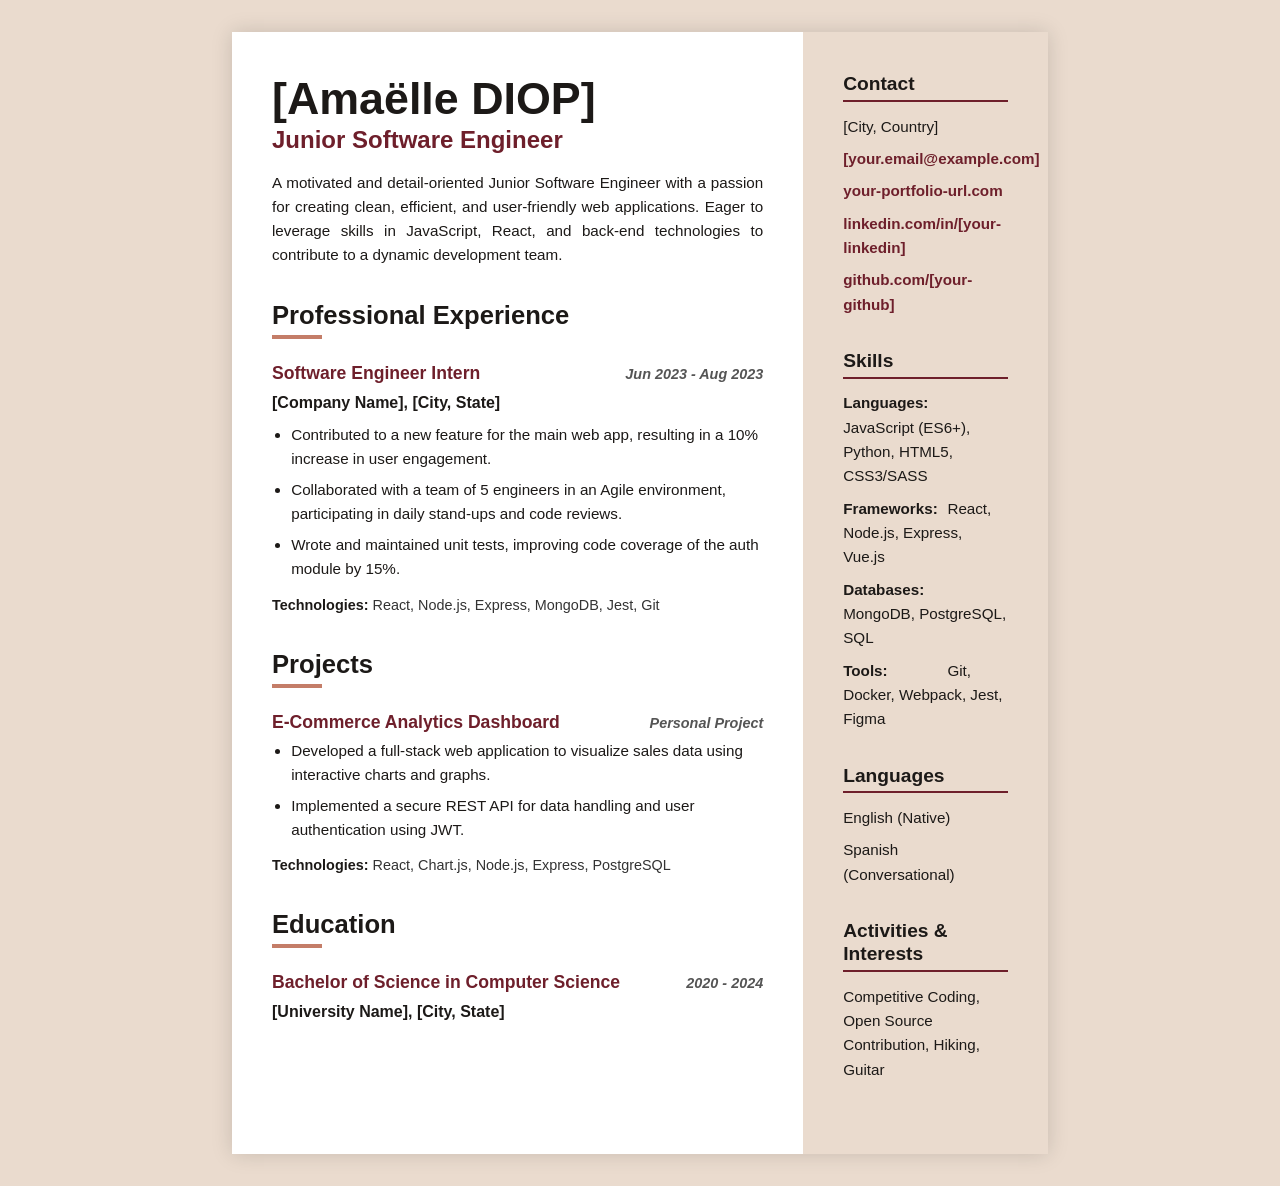
<file: CV/cv_index.html>
<!DOCTYPE html>
<html lang="en">
<head>
    <meta charset="UTF-8">
    <meta name="viewport" content="width=device-width, initial-scale=1.0">
    <title>[Amaëlle DIOP] - CV</title>
    <link rel="stylesheet" href="cv-styles.css">
    <link rel="preconnect" href="https://fonts.googleapis.com">
    <link rel="preconnect" href="https://fonts.gstatic.com" crossorigin>
    <link href="https://fonts.googleapis.com/css2?family=Poppins:wght@400;600;700&display=swap" rel="stylesheet">
</head>
<body>
    <div class="cv-container">
        <!-- ===== MAIN CONTENT COLUMN ===== -->
        <main class="main-content">
            <header class="cv-header">
                <h1>[Amaëlle DIOP]</h1>
                <h2>Junior Software Engineer</h2>
                <p class="summary">
                    <span style="text-align:justify;display:block;">A motivated and detail-oriented Junior Software Engineer with a passion for creating clean, efficient, and user-friendly web applications. Eager to leverage skills in JavaScript, React, and back-end technologies to contribute to a dynamic development team.</span>
                </p>
            </header>

            <section id="experience">
                <h3 class="section-title">Professional Experience</h3>
                <div class="entry">
                    <div class="entry-header">
                        <h4 class="entry-title">Software Engineer Intern</h4>
                        <span class="entry-date">Jun 2023 - Aug 2023</span>
                    </div>
                    <p class="entry-company">[Company Name], [City, State]</p>
                    <ul class="entry-description">
                        <li>Contributed to a new feature for the main web app, resulting in a 10% increase in user engagement.</li>
                        <li>Collaborated with a team of 5 engineers in an Agile environment, participating in daily stand-ups and code reviews.</li>
                        <li>Wrote and maintained unit tests, improving code coverage of the auth module by 15%.</li>
                    </ul>
                    <p class="entry-tech"><strong>Technologies:</strong> React, Node.js, Express, MongoDB, Jest, Git</p>
                </div>
            </section>

            <section id="projects">
                <h3 class="section-title">Projects</h3>
                <div class="entry">
                    <div class="entry-header">
                        <h4 class="entry-title">E-Commerce Analytics Dashboard</h4>
                        <span class="entry-date">Personal Project</span>
                    </div>
                    <ul class="entry-description">
                        <li>Developed a full-stack web application to visualize sales data using interactive charts and graphs.</li>
                        <li>Implemented a secure REST API for data handling and user authentication using JWT.</li>
                    </ul>
                    <p class="entry-tech"><strong>Technologies:</strong> React, Chart.js, Node.js, Express, PostgreSQL</p>
                </div>
            </section>

            <section id="education">
                <h3 class="section-title">Education</h3>
                 <div class="entry">
                    <div class="entry-header">
                        <h4 class="entry-title">Bachelor of Science in Computer Science</h4>
                        <span class="entry-date">2020 - 2024</span>
                    </div>
                    <p class="entry-company">[University Name], [City, State]</p>
                </div>
            </section>
        </main>

        <!-- ===== SIDEBAR COLUMN ===== -->
        <aside class="sidebar">
            <div class="sidebar-section">
                <h4 class="sidebar-title">Contact</h4>
                <ul class="contact-list">
                    <li>[City, Country]</li>
                    <li><a href="mailto:[your.email@example.com]">[your.email@example.com]</a></li>
                    <li><a href="https://[your-portfolio-url.com]">your-portfolio-url.com</a></li>
                    <li><a href="https://linkedin.com/in/[your-linkedin]">linkedin.com/in/[your-linkedin]</a></li>
                    <li><a href="https://github.com/[your-github]">github.com/[your-github]</a></li>
                </ul>
            </div>

            <div class="sidebar-section">
                <h4 class="sidebar-title">Skills</h4>
                <ul class="skills-list">
                    <li><strong>Languages:</strong> JavaScript (ES6+), Python, HTML5, CSS3/SASS</li>
                    <li><strong>Frameworks:</strong> React, Node.js, Express, Vue.js</li>
                    <li><strong>Databases:</strong> MongoDB, PostgreSQL, SQL</li>
                    <li><strong>Tools:</strong> Git, Docker, Webpack, Jest, Figma</li>
                </ul>
            </div>

            <div class="sidebar-section">
                <h4 class="sidebar-title">Languages</h4>
                <p>English (Native)</p>
                <p>Spanish (Conversational)</p>
            </div>

            <div class="sidebar-section">
                <h4 class="sidebar-title">Activities & Interests</h4>
                <p>Competitive Coding, Open Source Contribution, Hiking, Guitar</p>
            </div>
        </aside>
    </div>
</body>
</html>
</file>
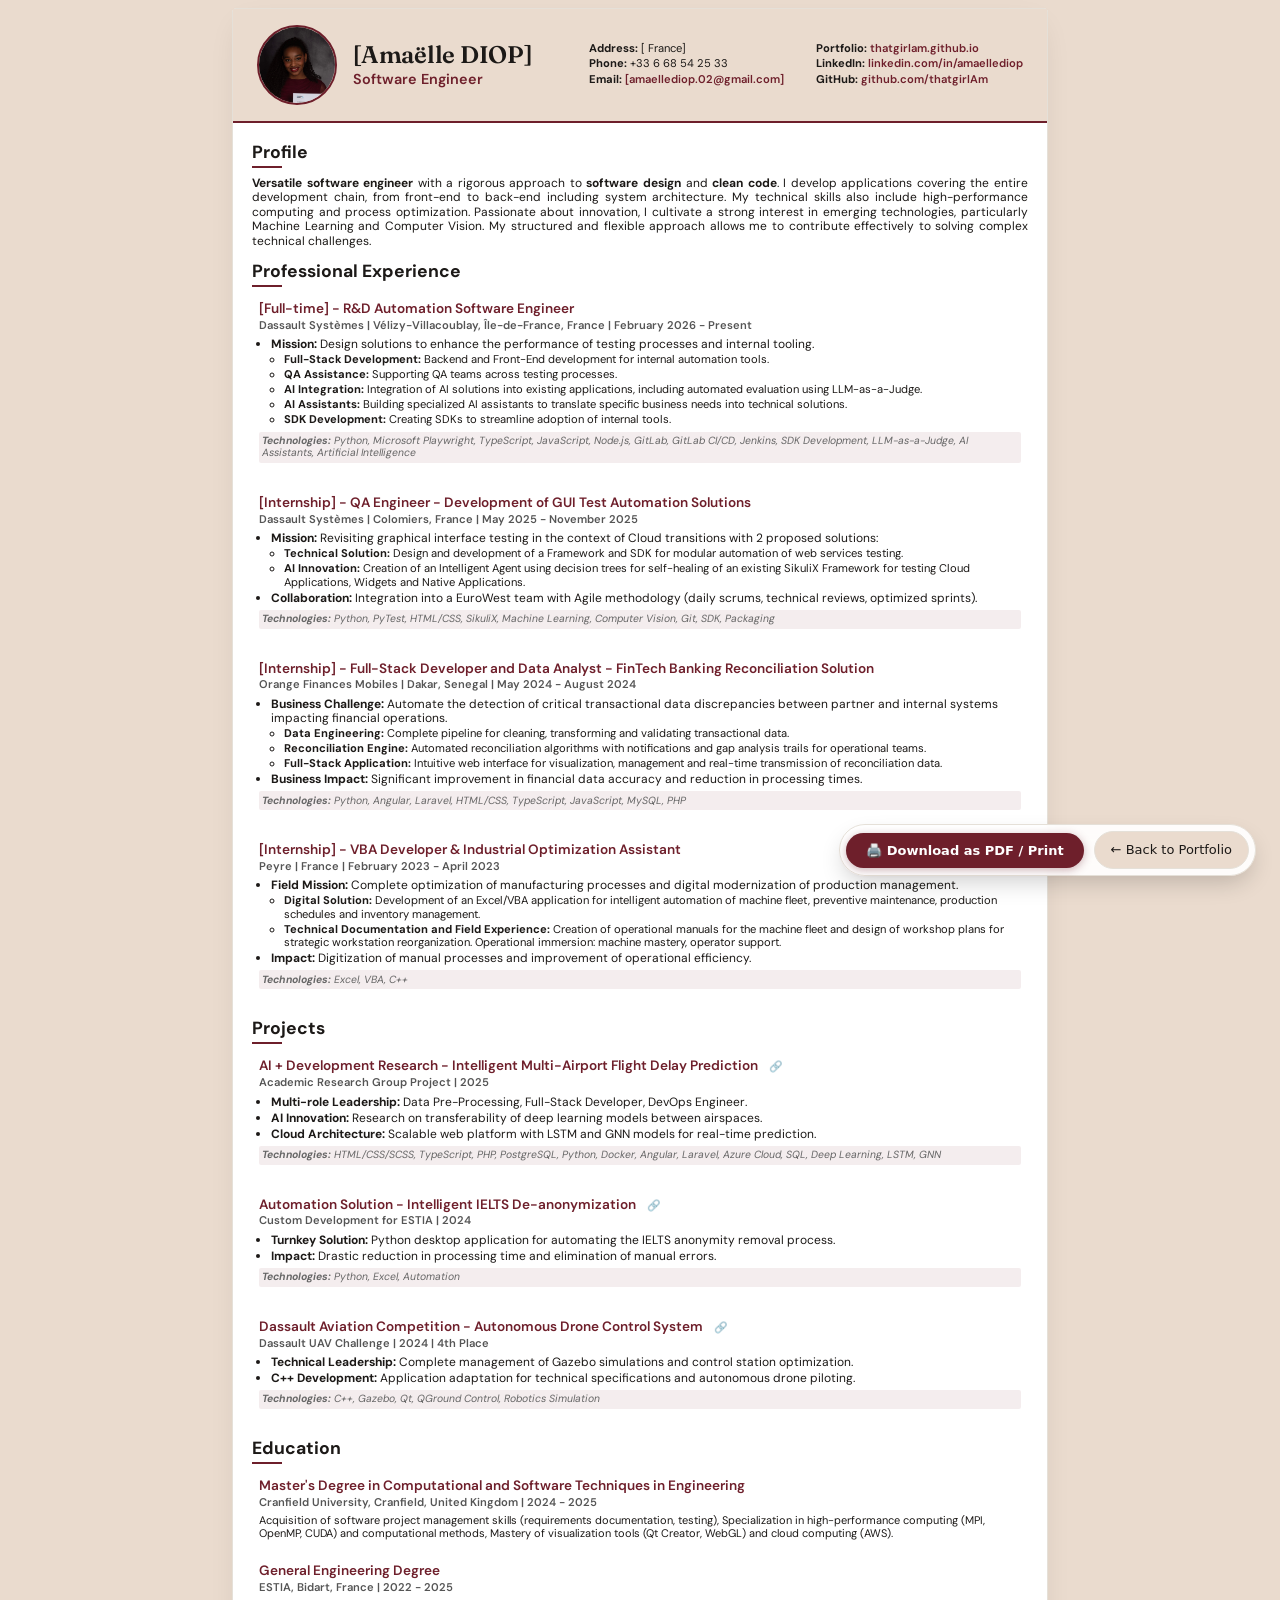
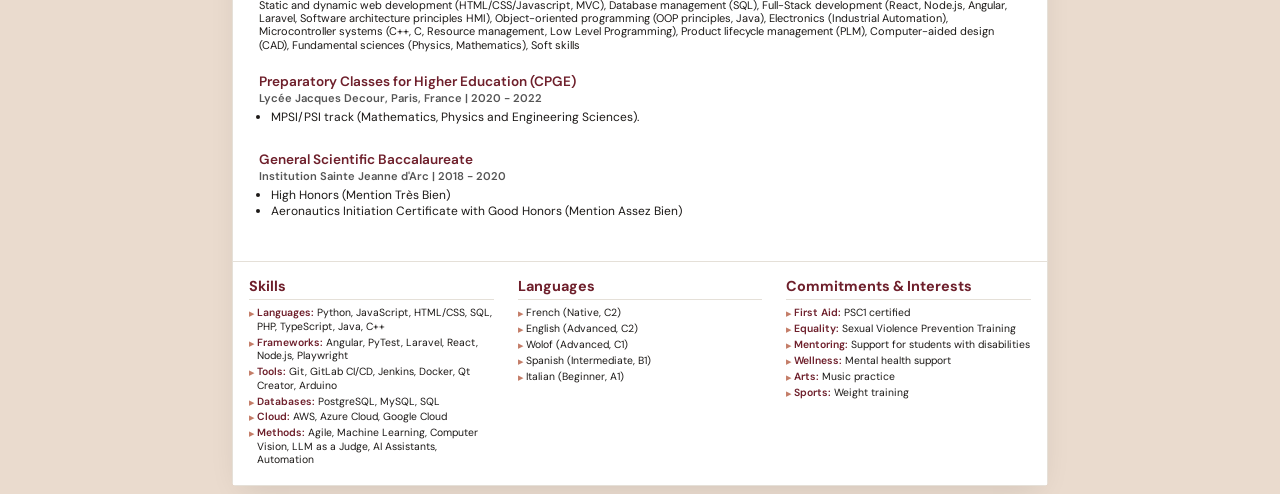
<file: CV/cv_index_en.html>
<!DOCTYPE html>
<html lang="en">
<head>
    <meta charset="UTF-8">
    <meta name="viewport" content="width=device-width, initial-scale=1.0">
    <title>[Amaëlle DIOP - CV]</title>
    <link rel="stylesheet" href="style-fr.css">
        <link rel="preconnect" href="https://fonts.googleapis.com">
    <link rel="preconnect" href="https://fonts.gstatic.com" crossorigin>
    <link href="https://fonts.googleapis.com/css2?family=DM+Sans:ital,opsz,wght@0,9..40,100..1000;1,9..40,100..1000&family=Fraunces:ital,opsz,wght@0,9..144,100..900;1,9..144,100..900&display=swap" rel="stylesheet">
</head>
<body>

    <!-- Floating action bar for PDF download and return to site (hidden on print) -->
    <div class="no-print" style="position:fixed;bottom:24px;right:24px;z-index:9999;display:flex;align-items:center;gap:10px;box-shadow:0 10px 25px -5px rgba(0,0,0,0.2);padding:6px;background:rgba(255,255,255,0.92);backdrop-filter:blur(8px);border:1px solid #E5E0D8;border-radius:9999px;">
        <button type="button" onclick="window.print()" style="background:#6E1F2B;color:#FFFFFF;border:none;padding:10px 20px;border-radius:9999px;font-size:13px;font-weight:600;cursor:pointer;display:inline-flex;align-items:center;gap:8px;font-family:system-ui,-apple-system,sans-serif;transition:all 0.2s ease;box-shadow:0 2px 8px rgba(110,31,43,0.35);">
            <span>🖨️ Download as PDF / Print</span>
        </button>
        <a href="../index.html" style="background:#EADBCE;color:#1C1917;border:1px solid #E5E0D8;padding:10px 16px;border-radius:9999px;font-size:13px;font-weight:500;text-decoration:none;display:inline-flex;align-items:center;gap:6px;font-family:system-ui,-apple-system,sans-serif;transition:all 0.2s ease;">
            <span>← Back to Portfolio</span>
        </a>
    </div>
    <style>
    @media print {
        .no-print { display: none !important; }
    }
    </style>

    <div class="cv-container">
        <!-- ===== HEADER HORIZONTAL (PHOTO + CONTACT) ===== -->
        <header class="cv-header">
            <div class="profile-section">
                <img src="picture-self.jpeg" alt="Photo of Amaëlle DIOP" class="profile-picture">
                <div class="profile-info">
                    <h1 class="name">[Amaëlle DIOP]</h1>
                    <h2 class="title">Software Engineer</h2>
                </div>
            </div>
            
            <div class="contact-section">
                <div class="contact-column">
                    <div><strong>Address:</strong> [ France]</div>
                    <div><strong>Phone:</strong> +33 6 68 54 25 33</div>
                    <div><strong>Email:</strong> <a href="mailto:[amaellediop.02@gmail.com]">[amaellediop.02@gmail.com]</a></div>
                </div>
                <div class="contact-column">
                    <div><strong>Portfolio:</strong> <a href="https://thatgirlam.github.io">thatgirlam.github.io</a></div>
                    <div><strong>LinkedIn:</strong> <a href="https://www.linkedin.com/in/amaellediop/">linkedin.com/in/amaellediop</a></div>
                    <div><strong>GitHub:</strong> <a href="https://github.com/thatgirlAm">github.com/thatgirlAm</a></div>
                </div>
            </div>
        </header>

        <!-- ===== MAIN CONTENT (NOW FULL WIDTH) ===== -->
        <main class="main-content">
            <section id="profile">
                <h3 class="section-title">Profile</h3>
                <p style="text-align:justify;"><strong>Versatile software engineer</strong> with a rigorous approach to <strong>software design</strong> and <strong>clean code</strong>. I develop applications covering the entire development chain, from front-end to back-end including system architecture. My technical skills also include high-performance computing and process optimization. Passionate about innovation, I cultivate a strong interest in emerging technologies, particularly Machine Learning and Computer Vision. My structured and flexible approach allows me to contribute effectively to solving complex technical challenges.</p>
            </section>

            <section id="experience">
                <h3 class="section-title">Professional Experience</h3>
                <div class="entry">
                    <h4>[Full-time] - R&D Automation Software Engineer</h4>
                    <h5>Dassault Systèmes | Vélizy-Villacoublay, Île-de-France, France | February 2026 - Present</h5>
                    <ul class="description">
                        <li><strong>Mission:</strong> Design solutions to enhance the performance of testing processes and internal tooling.</li>
                        <ul>
                            <li><strong>Full-Stack Development:</strong> Backend and Front-End development for internal automation tools.</li>
                            <li><strong>QA Assistance:</strong> Supporting QA teams across testing processes.</li>
                            <li><strong>AI Integration:</strong> Integration of AI solutions into existing applications, including automated evaluation using LLM-as-a-Judge.</li>
                            <li><strong>AI Assistants:</strong> Building specialized AI assistants to translate specific business needs into technical solutions.</li>
                            <li><strong>SDK Development:</strong> Creating SDKs to streamline adoption of internal tools.</li>
                        </ul>
                    </ul>
                    <p class="tech"><strong>Technologies:</strong> Python, Microsoft Playwright, TypeScript, JavaScript, Node.js, GitLab, GitLab CI/CD, Jenkins, SDK Development, LLM-as-a-Judge, AI Assistants, Artificial Intelligence</p>
                </div>
                <div class="entry">
                    <h4>[Internship] - QA Engineer - Development of GUI Test Automation Solutions</h4>
                    <h5>Dassault Systèmes | Colomiers, France | May 2025 - November 2025</h5>
                    <ul class="description">
                        <li><strong>Mission:</strong> Revisiting graphical interface testing in the context of Cloud transitions with 2 proposed solutions:</li>
                        <ul>
                            <li><strong>Technical Solution:</strong> Design and development of a Framework and SDK for modular automation of web services testing.</li>
                            <li><strong>AI Innovation:</strong> Creation of an Intelligent Agent using decision trees for self-healing of an existing SikuliX Framework for testing Cloud Applications, Widgets and Native Applications.</li>
                        </ul>
                        <li><strong>Collaboration:</strong> Integration into a EuroWest team with Agile methodology (daily scrums, technical reviews, optimized sprints).</li>
                    </ul>
                    <p class="tech"><strong>Technologies:</strong> Python, PyTest, HTML/CSS, SikuliX, Machine Learning, Computer Vision, Git, SDK, Packaging</p>
                </div>
                <div class="entry">
                    <h4>[Internship] - Full-Stack Developer and Data Analyst - FinTech Banking Reconciliation Solution</h4>
                    <h5>Orange Finances Mobiles | Dakar, Senegal | May 2024 - August 2024</h5>
                    <ul class="description">
                        <li><strong>Business Challenge:</strong> Automate the detection of critical transactional data discrepancies between partner and internal systems impacting financial operations.</li>
                        <ul>
                            <li><strong>Data Engineering:</strong> Complete pipeline for cleaning, transforming and validating transactional data.</li>
                            <li><strong>Reconciliation Engine:</strong> Automated reconciliation algorithms with notifications and gap analysis trails for operational teams.</li>
                            <li><strong>Full-Stack Application:</strong> Intuitive web interface for visualization, management and real-time transmission of reconciliation data.</li>
                        </ul>
                        <li><strong>Business Impact:</strong> Significant improvement in financial data accuracy and reduction in processing times.</li>
                    </ul>
                    <p class="tech"><strong>Technologies:</strong> Python, Angular, Laravel, HTML/CSS, TypeScript, JavaScript, MySQL, PHP</p>
                </div>
                <div class="entry">
                    <h4>[Internship] - VBA Developer & Industrial Optimization Assistant</h4>
                    <h5>Peyre |  France | February 2023 - April 2023</h5>
                    <ul class="description">
                        <li><strong>Field Mission:</strong> Complete optimization of manufacturing processes and digital modernization of production management.</li>
                        <ul>
                            <li><strong>Digital Solution:</strong> Development of an Excel/VBA application for intelligent automation of machine fleet, preventive maintenance, production schedules and inventory management.</li>
                            <li><strong>Technical Documentation and Field Experience:</strong> Creation of operational manuals for the machine fleet and design of workshop plans for strategic workstation reorganization. Operational immersion: machine mastery, operator support.</li>
                        </ul>
                        <li><strong>Impact:</strong> Digitization of manual processes and improvement of operational efficiency.</li>
                    </ul>
                    <p class="tech"><strong>Technologies:</strong> Excel, VBA, C++</p>
                </div>
            </section>

            <section id="projects">
                <h3 class="section-title">Projects</h3>
                <div class="entry project-link" data-project="sky-denied">
                    <h4>AI + Development Research - Intelligent Multi-Airport Flight Delay Prediction <span class="external-link">🔗</span></h4>
                    <h5>Academic Research Group Project | 2025</h5>
                    <ul class="description">
                        <li><strong>Multi-role Leadership:</strong> Data Pre-Processing, Full-Stack Developer, DevOps Engineer.</li>
                        <li><strong>AI Innovation:</strong> Research on transferability of deep learning models between airspaces.</li>
                        <li><strong>Cloud Architecture:</strong> Scalable web platform with LSTM and GNN models for real-time prediction.</li>
                    </ul>
                    <p class="tech"><strong>Technologies:</strong> HTML/CSS/SCSS, TypeScript, PHP, PostgreSQL, Python, Docker, Angular, Laravel, Azure Cloud, SQL, Deep Learning, LSTM, GNN</p>
                </div>

                <div class="entry project-link" data-project="ielts">
                    <h4>Automation Solution - Intelligent IELTS De-anonymization <span class="external-link">🔗</span></h4>
                    <h5>Custom Development for ESTIA | 2024</h5>
                    <ul class="description">
                        <li><strong>Turnkey Solution:</strong> Python desktop application for automating the IELTS anonymity removal process.</li>
                        <li><strong>Impact:</strong> Drastic reduction in processing time and elimination of manual errors.</li>
                    </ul>
                    <p class="tech"><strong>Technologies:</strong> Python, Excel, Automation</p>
                </div>
                <div class="entry project-link" data-project="uav">
                    <h4>Dassault Aviation Competition - Autonomous Drone Control System <span class="external-link">🔗</span></h4>
                    <h5>Dassault UAV Challenge | 2024 | 4th Place</h5>
                    <ul class="description">
                        <li><strong>Technical Leadership:</strong> Complete management of Gazebo simulations and control station optimization.</li>
                        <li><strong>C++ Development:</strong> Application adaptation for technical specifications and autonomous drone piloting.</li>
                    </ul>
                    <p class="tech"><strong>Technologies:</strong> C++, Gazebo, Qt, QGround Control, Robotics Simulation</p>
                </div>
            </section>

            <section id="education">
                <h3 class="section-title">Education</h3>
                <div class="entry">
                    <h4>Master's Degree in Computational and Software Techniques in Engineering</h4>
                    <h5>Cranfield University, Cranfield, United Kingdom | 2024 - 2025</h5>
                    
                        Acquisition of software project management skills (requirements documentation, testing),
                        Specialization in high-performance computing (MPI, OpenMP, CUDA) and computational methods,
                        Mastery of visualization tools (Qt Creator, WebGL) and cloud computing (AWS).
                
                </div>
                <div class="entry">
                    <h4>General Engineering Degree</h4>
                    <h5>ESTIA, Bidart, France | 2022 - 2025</h5>
                  
                        Static and dynamic web development (HTML/CSS/Javascript, MVC),
                        Database management (SQL),
                        Full-Stack development (React, Node.js, Angular, Laravel, Software architecture principles HMI),
                        Object-oriented programming (OOP principles, Java),
                        Electronics (Industrial Automation),
                        Microcontroller systems (C++, C, Resource management, Low Level Programming),
                        Product lifecycle management (PLM),
                        Computer-aided design (CAD),
                        Fundamental sciences (Physics, Mathematics),
                        Soft skills
                
                </div>
                <div class="entry">
                    <h4>Preparatory Classes for Higher Education (CPGE)</h4>
                    <h5>Lycée Jacques Decour, Paris, France | 2020 - 2022</h5>
                    <ul class="description">
                        <li>MPSI/PSI track (Mathematics, Physics and Engineering Sciences).</li>
                    </ul>
                </div>
                <div class="entry">
                    <h4>General Scientific Baccalaureate</h4>
                    <h5>Institution Sainte Jeanne d'Arc | 2018 - 2020</h5>
                    <ul class="description">
                        <li>High Honors (Mention Très Bien)</li>
                        <li>Aeronautics Initiation Certificate with Good Honors (Mention Assez Bien)</li>
                    </ul>
                </div>
            </section>
        </main>

        <!-- ===== FOOTER HORIZONTAL (SKILLS, LANGUAGES, COMMITMENTS) ===== -->
        <footer class="cv-footer">
            <div class="footer-section">
                <h3 class="footer-title">Skills</h3>
                <ul>
                    <li><strong>Languages:</strong> Python, JavaScript, HTML/CSS, SQL, PHP, TypeScript, Java, C++</li>
                    <li><strong>Frameworks:</strong> Angular, PyTest, Laravel, React, Node.js, Playwright</li>
                    <li><strong>Tools:</strong> Git, GitLab CI/CD, Jenkins, Docker, Qt Creator, Arduino</li>
                    <li><strong>Databases:</strong> PostgreSQL, MySQL, SQL</li>
                    <li><strong>Cloud:</strong> AWS, Azure Cloud, Google Cloud</li>
                    <li><strong>Methods:</strong> Agile, Machine Learning, Computer Vision, LLM as a Judge, AI Assistants, Automation</li>
                </ul>
            </div>

            <div class="footer-section">
                <h3 class="footer-title">Languages</h3>
                <ul>
                    <li>French (Native, C2)</li>
                    <li>English (Advanced, C2)</li>
                    <li>Wolof (Advanced, C1)</li>
                    <li>Spanish (Intermediate, B1)</li>
                    <li>Italian (Beginner, A1)</li>
                </ul>
            </div>

            <div class="footer-section">
                <h3 class="footer-title">Commitments & Interests</h3>
                <ul>
                    <li><strong>First Aid:</strong> PSC1 certified</li>
                    <li><strong>Equality:</strong> Sexual Violence Prevention Training</li>
                    <li><strong>Mentoring:</strong> Support for students with disabilities</li>
                    <li><strong>Wellness:</strong> Mental health support</li>
                    <li><strong>Arts:</strong> Music practice</li>
                    <li><strong>Sports:</strong> Weight training</li>
                </ul>
            </div>
        </footer>
    </div>

    <script>
        // Project linking functionality
        document.addEventListener('DOMContentLoaded', function() {
            const projectLinks = document.querySelectorAll('.project-link');
            
            // Map CV project data-project values to their corresponding project titles in the main projects page
            const projectMapping = {
                'sky-denied': 'Sky Denied Web Application: Novel AI Model for Multi-Airport Flight Delay Prediction',
                'ielts': 'IELTS Smart De-anonymization Automation Solution',
                'uav': 'Dassault Aviation UAV Challenge - Autonomous Drone Control System'
            };
            
            projectLinks.forEach(link => {
                link.addEventListener('click', function() {
                    const projectId = this.getAttribute('data-project');
                    const projectTitle = projectMapping[projectId];
                    
                    if (projectTitle) {
                        // Open projects page with specific project
                        const projectsUrl = '../projects.html';
                        const newWindow = window.open(projectsUrl, '_blank');
                        
                        // Wait for the page to load, then trigger the modal
                        newWindow.addEventListener('load', function() {
                            // Find the project card with the matching title
                            const projectCards = newWindow.document.querySelectorAll('.project-card');
                            projectCards.forEach(card => {
                                if (card.getAttribute('data-title') === projectTitle) {
                                    // Trigger click on the project card to open modal
                                    card.click();
                                }
                            });
                        });
                    }
                });
            });
        });
    </script>
</body>
</html>
</file>
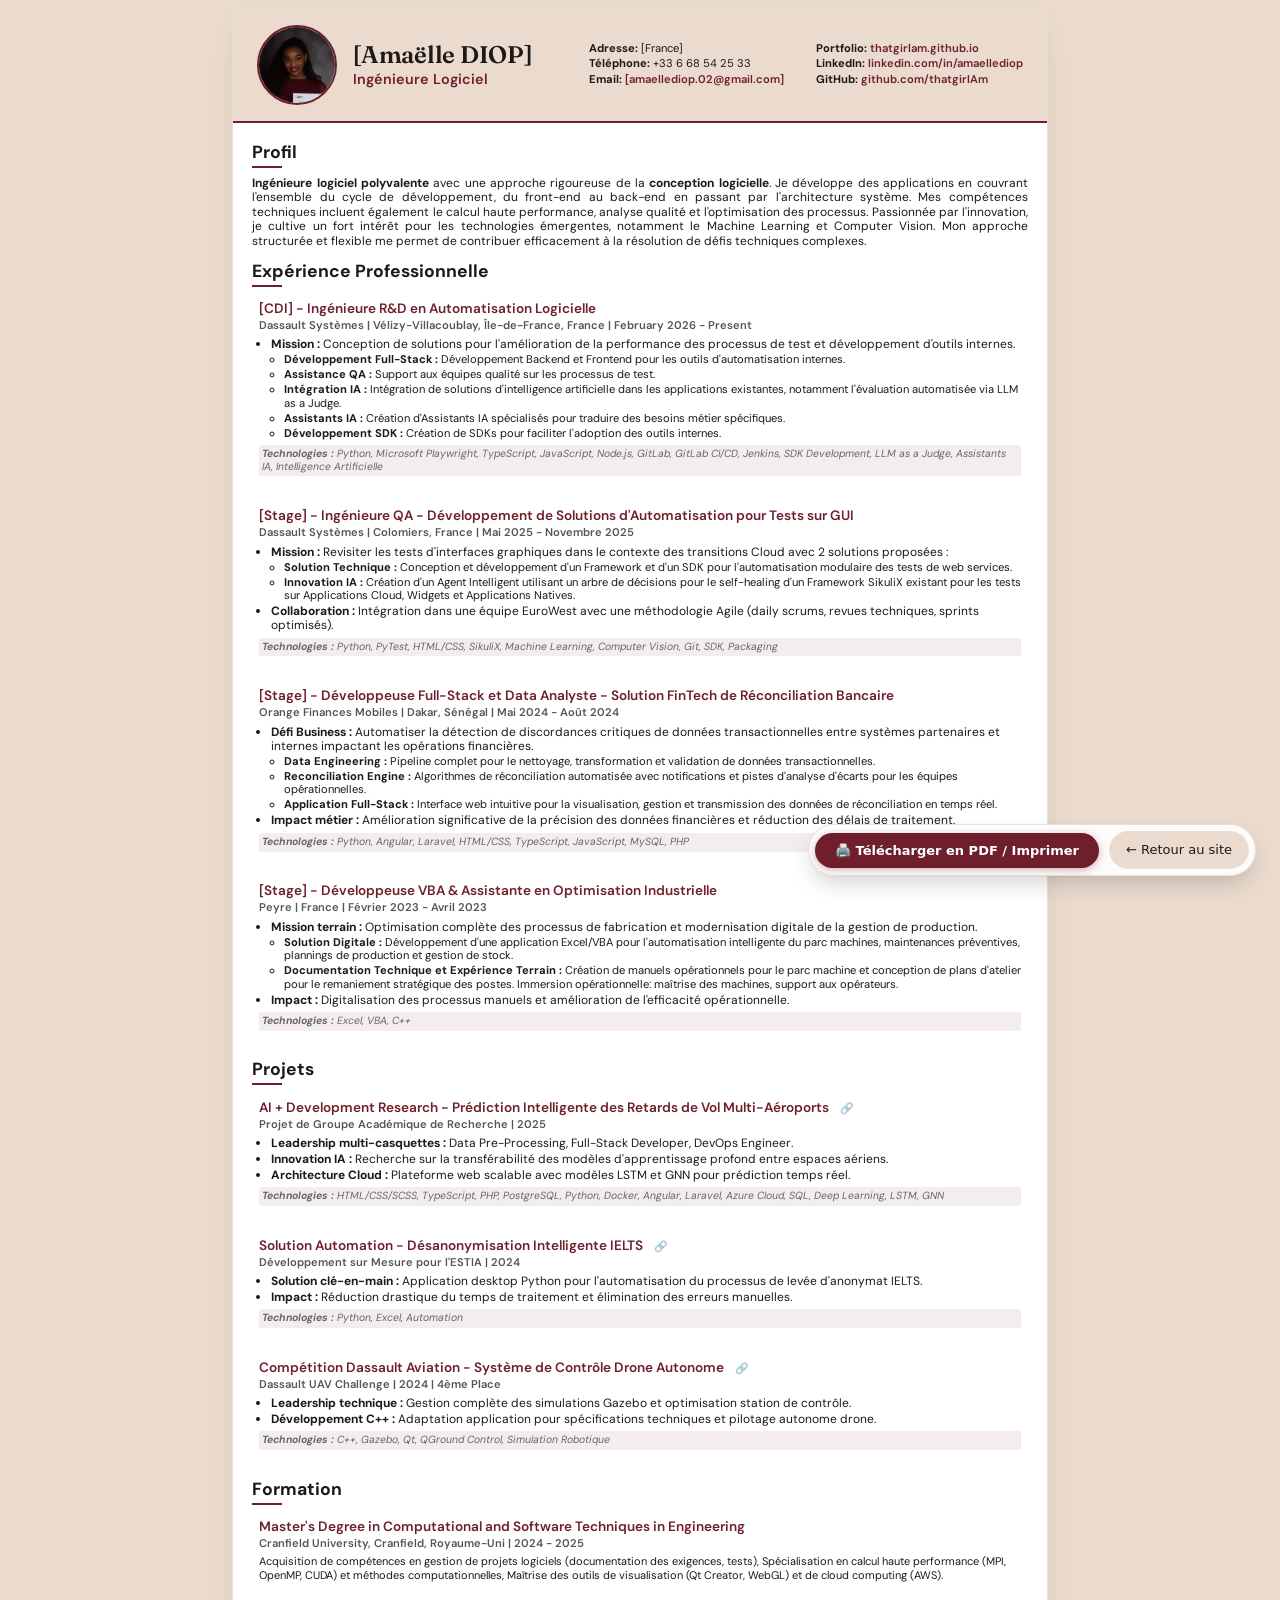
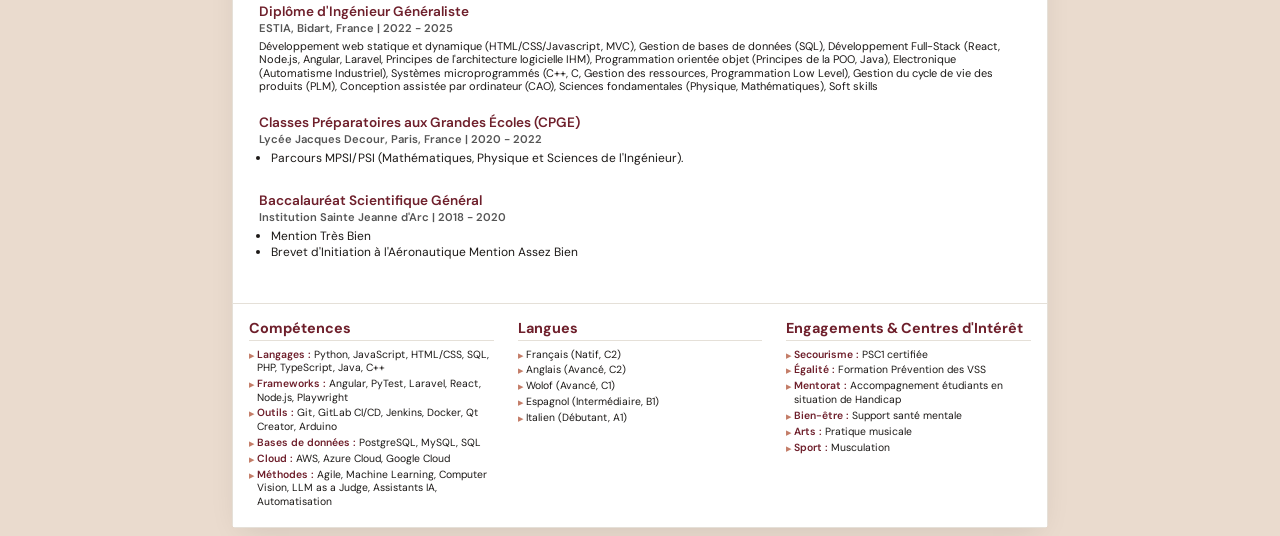
<file: CV/fr-cv-index.html>
<!DOCTYPE html>
<html lang="fr">
<head>
    <meta charset="UTF-8">
    <meta name="viewport" content="width=device-width, initial-scale=1.0">
    <title>[Amaëlle DIOP - CV]</title>
    <link rel="stylesheet" href="style-fr.css">
        <link rel="preconnect" href="https://fonts.googleapis.com">
    <link rel="preconnect" href="https://fonts.gstatic.com" crossorigin>
    <link href="https://fonts.googleapis.com/css2?family=DM+Sans:ital,opsz,wght@0,9..40,100..1000;1,9..40,100..1000&family=Fraunces:ital,opsz,wght@0,9..144,100..900;1,9..144,100..900&display=swap" rel="stylesheet">
</head>
<body>

    <!-- Floating action bar for PDF download and return to site (hidden on print) -->
    <div class="no-print" style="position:fixed;bottom:24px;right:24px;z-index:9999;display:flex;align-items:center;gap:10px;box-shadow:0 10px 25px -5px rgba(0,0,0,0.2);padding:6px;background:rgba(255,255,255,0.92);backdrop-filter:blur(8px);border:1px solid #E5E0D8;border-radius:9999px;">
        <button type="button" onclick="window.print()" style="background:#6E1F2B;color:#FFFFFF;border:none;padding:10px 20px;border-radius:9999px;font-size:13px;font-weight:600;cursor:pointer;display:inline-flex;align-items:center;gap:8px;font-family:system-ui,-apple-system,sans-serif;transition:all 0.2s ease;box-shadow:0 2px 8px rgba(110,31,43,0.35);">
            <span>🖨️ Télécharger en PDF / Imprimer</span>
        </button>
        <a href="../index.html" style="background:#EADBCE;color:#1C1917;border:1px solid #E5E0D8;padding:10px 16px;border-radius:9999px;font-size:13px;font-weight:500;text-decoration:none;display:inline-flex;align-items:center;gap:6px;font-family:system-ui,-apple-system,sans-serif;transition:all 0.2s ease;">
            <span>← Retour au site</span>
        </a>
    </div>
    <style>
    @media print {
        .no-print { display: none !important; }
    }
    </style>

    <div class="cv-container">
        <!-- ===== HEADER HORIZONTAL (PHOTO + CONTACT) ===== -->
        <header class="cv-header">
            <div class="profile-section">
                <img src="picture-self.jpeg" alt="Photo de Amaëlle DIOP" class="profile-picture">
                <div class="profile-info">
                    <h1 class="name">[Amaëlle DIOP]</h1>
                    <h2 class="title">Ingénieure Logiciel</h2>
                </div>
            </div>
            
            <div class="contact-section">
                <div class="contact-column">
                    <div><strong>Adresse:</strong> [France]</div>
                    <div><strong>Téléphone:</strong> +33 6 68 54 25 33</div>
                    <div><strong>Email:</strong> <a href="mailto:[amaellediop.02@gmail.com]">[amaellediop.02@gmail.com]</a></div>
                </div>
                <div class="contact-column">
                    <div><strong>Portfolio:</strong> <a href="https://thatgirlam.github.io">thatgirlam.github.io</a></div>
                    <div><strong>LinkedIn:</strong> <a href="https://www.linkedin.com/in/amaellediop/">linkedin.com/in/amaellediop</a></div>
                    <div><strong>GitHub:</strong> <a href="https://github.com/thatgirlAm">github.com/thatgirlAm</a></div>
                </div>
            </div>
        </header>

        <!-- ===== CONTENU PRINCIPAL (MAINTENANT PLEINE LARGEUR) ===== -->
        <main class="main-content">
            <section id="profil">
                <h3 class="section-title">Profil</h3>
                    <p>
                        <span style="text-align:justify;display:block;"><strong>Ingénieure logiciel polyvalente</strong> avec une approche rigoureuse de la <strong>conception logicielle</strong>. Je développe des applications en couvrant l'ensemble du cycle de développement, du front-end au back-end en passant par l'architecture système. Mes compétences techniques incluent également le calcul haute performance, analyse qualité et l'optimisation des processus. Passionnée par l'innovation, je cultive un fort intérêt pour les technologies émergentes, notamment le Machine Learning et Computer Vision. Mon approche structurée et flexible me permet de contribuer efficacement à la résolution de défis techniques complexes.</span></p>
                    </p>
                </section>

            <section id="experience">
                <h3 class="section-title">Expérience Professionnelle</h3>
                <div class="entry">
                    <h4>[CDI] - Ingénieure R&D en Automatisation Logicielle</h4>
                    <h5>Dassault Systèmes | Vélizy-Villacoublay, Île-de-France, France | February 2026 - Present</h5>
                    <ul class="description">
                        <li><strong>Mission :</strong> Conception de solutions pour l'amélioration de la performance des processus de test et développement d'outils internes.</li>
                        <ul>
                            <li><strong>Développement Full-Stack :</strong> Développement Backend et Frontend pour les outils d'automatisation internes.</li>
                            <li><strong>Assistance QA :</strong> Support aux équipes qualité sur les processus de test.</li>
                            <li><strong>Intégration IA :</strong> Intégration de solutions d'intelligence artificielle dans les applications existantes, notamment l'évaluation automatisée via LLM as a Judge.</li>
                            <li><strong>Assistants IA :</strong> Création d'Assistants IA spécialisés pour traduire des besoins métier spécifiques.</li>
                            <li><strong>Développement SDK :</strong> Création de SDKs pour faciliter l'adoption des outils internes.</li>
                        </ul>
                    </ul>
                    <p class="tech"><strong>Technologies :</strong> Python, Microsoft Playwright, TypeScript, JavaScript, Node.js, GitLab, GitLab CI/CD, Jenkins, SDK Development, LLM as a Judge, Assistants IA, Intelligence Artificielle</p>
                </div>
                <div class="entry">
                    <h4>[Stage] - Ingénieure QA - Développement de Solutions d'Automatisation pour Tests sur GUI</h4>
                    <h5>Dassault Systèmes | Colomiers, France | Mai 2025 - Novembre 2025</h5>
                    <ul class="description">
                        <li><strong>Mission :</strong> Revisiter les tests d'interfaces graphiques dans le contexte des transitions Cloud avec 2 solutions proposées :</li>
                        <ul>
                            <li><strong>Solution Technique :</strong> Conception et développement d'un Framework et d'un SDK pour l'automatisation modulaire des tests de web services.</li>
                            <li><strong>Innovation IA :</strong> Création d'un Agent Intelligent utilisant un arbre de décisions pour le self-healing d'un Framework SikuliX existant pour les tests sur Applications Cloud, Widgets et Applications Natives.</li>
                        </ul>
                        <li><strong>Collaboration :</strong> Intégration dans une équipe EuroWest avec une méthodologie Agile (daily scrums, revues techniques, sprints optimisés).</li>
                    </ul>
                    <p class="tech"><strong>Technologies :</strong> Python, PyTest, HTML/CSS, SikuliX, Machine Learning, Computer Vision, Git, SDK, Packaging</p>
                </div>
                <div class="entry">
                    <h4>[Stage] - Développeuse Full-Stack et Data Analyste - Solution FinTech de Réconciliation Bancaire</h4>
                    <h5>Orange Finances Mobiles | Dakar, Sénégal | Mai 2024 - Août 2024</h5>
                    <ul class="description">
                        <li><strong>Défi Business :</strong> Automatiser la détection de discordances critiques de données transactionnelles entre systèmes partenaires et internes impactant les opérations financières.</li>
                        <ul>
                            <li><strong>Data Engineering :</strong> Pipeline complet pour le nettoyage, transformation et validation de données transactionnelles.</li>
                            <li><strong>Reconciliation Engine :</strong> Algorithmes de réconciliation automatisée avec notifications et pistes d'analyse d'écarts pour les équipes opérationnelles.</li>
                            <li><strong>Application Full-Stack :</strong> Interface web intuitive pour la visualisation, gestion et transmission des données de réconciliation en temps réel.</li>
                        </ul>
                        <li><strong>Impact métier :</strong> Amélioration significative de la précision des données financières et réduction des délais de traitement.</li>
                    </ul>
                    <p class="tech"><strong>Technologies :</strong> Python, Angular, Laravel, HTML/CSS, TypeScript, JavaScript, MySQL, PHP</p>
                </div>
                <div class="entry">
                    <h4>[Stage] - Développeuse VBA & Assistante en Optimisation Industrielle</h4>
                    <h5>Peyre |  France | Février 2023 - Avril 2023</h5>
                    <ul class="description">
                        <li><strong>Mission terrain :</strong> Optimisation complète des processus de fabrication et modernisation digitale de la gestion de production.</li>
                        <ul>
                            <li><strong>Solution Digitale :</strong> Développement d'une application Excel/VBA pour l'automatisation intelligente du parc machines, maintenances préventives, plannings de production et gestion de stock.</li>
                            <li><strong>Documentation Technique et Expérience Terrain :</strong> Création de manuels opérationnels pour le parc machine et conception de plans d'atelier pour le remaniement stratégique des postes. Immersion opérationnelle:  maîtrise des machines, support aux opérateurs.</li>
                        </ul>
                        <li><strong>Impact :</strong> Digitalisation des processus manuels et amélioration de l'efficacité opérationnelle.</li>
                    </ul>
                    <p class="tech"><strong>Technologies :</strong> Excel, VBA, C++</p>
                </div>
            </section>

            <section id="projets">
                <h3 class="section-title">Projets</h3>
                <div class="entry project-link" data-project="sky-denied">
                    <h4>AI + Development Research - Prédiction Intelligente des Retards de Vol Multi-Aéroports <span class="external-link">🔗</span></h4>
                    <h5>Projet de Groupe Académique de Recherche | 2025</h5>
                    <ul class="description">
                        <li><strong>Leadership multi-casquettes :</strong> Data Pre-Processing, Full-Stack Developer, DevOps Engineer.</li>
                        <li><strong>Innovation IA :</strong> Recherche sur la transférabilité des modèles d'apprentissage profond entre espaces aériens.</li>
                        <li><strong>Architecture Cloud :</strong> Plateforme web scalable avec modèles LSTM et GNN pour prédiction temps réel.</li>
                    </ul>
                    <p class="tech"><strong>Technologies :</strong> HTML/CSS/SCSS, TypeScript, PHP, PostgreSQL, Python, Docker, Angular, Laravel, Azure Cloud, SQL, Deep Learning, LSTM, GNN</p>
                </div>


                <div class="entry project-link" data-project="ielts">
                    <h4>Solution Automation - Désanonymisation Intelligente IELTS <span class="external-link">🔗</span></h4>
                    <h5>Développement sur Mesure pour l'ESTIA | 2024</h5>
                    <ul class="description">
                        <li><strong>Solution clé-en-main :</strong> Application desktop Python pour l'automatisation du processus de levée d'anonymat IELTS.</li>
                        <li><strong>Impact :</strong> Réduction drastique du temps de traitement et élimination des erreurs manuelles.</li>
                    </ul>
                    <p class="tech"><strong>Technologies :</strong> Python, Excel, Automation</p>
                </div>
                <div class="entry project-link" data-project="uav">
                    <h4>Compétition Dassault Aviation - Système de Contrôle Drone Autonome <span class="external-link">🔗</span></h4>
                    <h5>Dassault UAV Challenge | 2024 | 4ème Place</h5>
                    <ul class="description">
                        <li><strong>Leadership technique :</strong> Gestion complète des simulations Gazebo et optimisation station de contrôle.</li>
                        <li><strong>Développement C++ :</strong> Adaptation application pour spécifications techniques et pilotage autonome drone.</li>
                    </ul>
                    <p class="tech"><strong>Technologies :</strong> C++, Gazebo, Qt, QGround Control, Simulation Robotique</p>
                </div>
            </section>

            <section id="formation">
                <h3 class="section-title">Formation</h3>
                <div class="entry">
                    <h4>Master's Degree in Computational and Software Techniques in Engineering</h4>
                    <h5>Cranfield University, Cranfield, Royaume-Uni | 2024 - 2025</h5>
                    
                        Acquisition de compétences en gestion de projets logiciels (documentation des exigences, tests),
                        Spécialisation en calcul haute performance (MPI, OpenMP, CUDA) et méthodes computationnelles,
                        Maîtrise des outils de visualisation (Qt Creator, WebGL) et de cloud computing (AWS).
                
                </div>
                <div class="entry">
                    <h4>Diplôme d'Ingénieur Généraliste</h4>
                    <h5>ESTIA, Bidart, France | 2022 - 2025</h5>
                  
                        Développement web statique et dynamique (HTML/CSS/Javascript, MVC),
                        Gestion de bases de données (SQL),
                        Développement Full-Stack (React, Node.js, Angular, Laravel, Principes de l'architecture logicielle IHM),
                        Programmation orientée objet (Principes de la POO, Java),
                        Electronique (Automatisme Industriel),
                        Systèmes microprogrammés (C++, C, Gestion des ressources, Programmation Low Level),
                        Gestion du cycle de vie des produits (PLM),
                        Conception assistée par ordinateur (CAO),
                        Sciences fondamentales (Physique, Mathématiques),
                        Soft skills
                
                </div>
                <div class="entry">
                    <h4>Classes Préparatoires aux Grandes Écoles (CPGE)</h4>
                    <h5>Lycée Jacques Decour, Paris, France | 2020 - 2022</h5>
                    <ul class="description">
                        <li>Parcours MPSI/PSI (Mathématiques, Physique et Sciences de l'Ingénieur).</li>
                    </ul>
                </div>
                <div class="entry">
                    <h4>Baccalauréat Scientifique Général</h4>
                    <h5>Institution Sainte Jeanne d'Arc | 2018 - 2020</h5>
                    <ul class="description">
                        <li>Mention Très Bien</li>
                        <li>Brevet d'Initiation à l'Aéronautique Mention Assez Bien</li>
                    </ul>
                </div>
            </section>
        </main>

        <!-- ===== FOOTER HORIZONTAL (COMPÉTENCES, LANGUES, ENGAGEMENTS) ===== -->
        <footer class="cv-footer">
            <div class="footer-section">
                <h3 class="footer-title">Compétences</h3>
                <ul>
                    <li><strong>Langages :</strong> Python, JavaScript, HTML/CSS, SQL, PHP, TypeScript, Java, C++</li>
                    <li><strong>Frameworks :</strong> Angular, PyTest, Laravel, React, Node.js, Playwright</li>
                    <li><strong>Outils :</strong> Git, GitLab CI/CD, Jenkins, Docker, Qt Creator, Arduino</li>
                    <li><strong>Bases de données :</strong> PostgreSQL, MySQL, SQL</li>
                    <li><strong>Cloud :</strong> AWS, Azure Cloud, Google Cloud</li>
                    <li><strong>Méthodes :</strong> Agile, Machine Learning, Computer Vision, LLM as a Judge, Assistants IA, Automatisation</li>
                </ul>
            </div>

            <div class="footer-section">
                <h3 class="footer-title">Langues</h3>
                <ul>
                    <li>Français (Natif, C2)</li>
                    <li>Anglais (Avancé, C2)</li>
                    <li>Wolof (Avancé, C1)</li>
                    <li>Espagnol (Intermédiaire, B1)</li>
                    <li>Italien (Débutant, A1)</li>
                </ul>
            </div>

            <div class="footer-section">
                <h3 class="footer-title">Engagements & Centres d'Intérêt</h3>
                <ul>
                    <li><strong>Secourisme :</strong> PSC1 certifiée</li>
                    <li><strong>Égalité :</strong> Formation Prévention des VSS</li>
                    <li><strong>Mentorat :</strong> Accompagnement étudiants en situation de Handicap</li>
                    <li><strong>Bien-être :</strong> Support santé mentale</li>
                    <li><strong>Arts :</strong> Pratique musicale</li>
                    <li><strong>Sport :</strong> Musculation</li>
                </ul>
            </div>
        </footer>
    </div>

    <script>
        // Project linking functionality
        document.addEventListener('DOMContentLoaded', function() {
            const projectLinks = document.querySelectorAll('.project-link');
            
            // Map CV project data-project values to their corresponding project titles in the main projects page
            const projectMapping = {
                'sky-denied': 'Sky Denied Web Application: Novel AI Model for Multi-Airport Flight Delay Prediction',
                'ielts': 'IELTS Smart De-anonymization Automation Solution',
                'uav': 'Dassault Aviation UAV Challenge - Autonomous Drone Control System'
            };
            
            projectLinks.forEach(link => {
                link.addEventListener('click', function() {
                    const projectId = this.getAttribute('data-project');
                    const projectTitle = projectMapping[projectId];
                    
                    if (projectTitle) {
                        // Open projects page with specific project
                        const projectsUrl = '../projects.html';
                        const newWindow = window.open(projectsUrl, '_blank');
                        
                        // Wait for the page to load, then trigger the modal
                        newWindow.addEventListener('load', function() {
                            // Find the project card with the matching title
                            const projectCards = newWindow.document.querySelectorAll('.project-card');
                            projectCards.forEach(card => {
                                if (card.getAttribute('data-title') === projectTitle) {
                                    // Trigger click on the project card to open modal
                                    card.click();
                                }
                            });
                        });
                    }
                });
            });
        });
    </script>
</body>
</html>
</file>
<file: CV/cv-styles.css>
/* --- Global Styles & Variables from your Portfolio --- */
:root {
    --primary-color: #6E1F2B; /* Your purple */
    --gold-accent: #C47D68;   /* A subtle gold */
    --dark-color: #1C1917;    /* Near-black for text */
    --light-color: #ffffff;   /* White background */
    --grey-color: #EADBCE;    /* Warm beige */
}

* {
    margin: 0;
    padding: 0;
    box-sizing: border-box;
}

body {
    font-family: 'DM Sans', -apple-system, sans-serif;
    background-color: #EADBCE; /* Warm beige background requested */
    color: var(--dark-color);
    line-height: 1.6;
    font-size: 16px;
}

h1, h2, h3, h4, h5, h6 {
    line-height: 1.2;
    margin: 0;
}

a {
    text-decoration: none;
    color: var(--primary-color);
    font-weight: 600;
}

a:hover {
    text-decoration: underline;
}

ul {
    list-style: none;
}

/* --- CV Container & Layout --- */
.cv-container {
    display: flex;
    max-width: 8.5in; /* Standard US Letter width */
    min-height: 11in;
    margin: 2rem auto;
    background: var(--light-color);
    box-shadow: 0 0 20px rgba(0, 0, 0, 0.15);
}

.main-content {
    padding: 2.5rem;
    width: 70%;
}

.sidebar {
    width: 30%;
    background: var(--grey-color);
    padding: 2.5rem;
}

/* --- Header Section --- */
.cv-header h1 {
    font-size: 2.8rem;
    font-weight: 700;
    color: var(--dark-color);
}

.cv-header h2 {
    font-size: 1.5rem;
    font-weight: 600;
    color: var(--primary-color);
    margin-bottom: 1rem;
}

.cv-header .summary {
    font-size: 0.95rem;
    margin-bottom: 2rem;
}

/* --- Main Content Styling --- */
section {
    margin-bottom: 2rem;
}

.section-title {
    font-size: 1.6rem;
    font-weight: 700;
    margin-bottom: 1.5rem;
    position: relative;
    padding-bottom: 0.5rem;
}

/* The iconic gold underline from your portfolio */
.section-title::after {
    content: '';
    position: absolute;
    bottom: 0;
    left: 0; /* Left-aligned for CV readability */
    width: 50px;
    height: 4px;
    background: var(--gold-accent);
}

.entry {
    margin-bottom: 1.5rem;
}

.entry-header {
    display: flex;
    justify-content: space-between;
    align-items: baseline;
    margin-bottom: 0.25rem;
}

.entry-title {
    font-size: 1.1rem;
    font-weight: 600;
    color: var(--primary-color);
}

.entry-date {
    font-size: 0.9rem;
    font-weight: 600;
    color: #555;
    font-style: italic;
}

.entry-company {
    font-weight: 600;
    margin-bottom: 0.5rem;
}

.entry-description {
    margin-left: 1.2rem;
    list-style-type: disc;
}

.entry-description li {
    margin-bottom: 0.4rem;
    font-size: 0.95rem;
}

.entry-tech {
    font-size: 0.9rem;
    margin-top: 0.75rem;
    color: #333;
}

.entry-tech strong {
    font-weight: 600;
    color: var(--dark-color);
}

/* --- Sidebar Styling --- */
.sidebar-section {
    margin-bottom: 2rem;
}

.sidebar-title {
    font-size: 1.2rem;
    color: var(--dark-color);
    margin-bottom: 0.8rem;
    border-bottom: 2px solid var(--primary-color);
    padding-bottom: 0.3rem;
}

.contact-list li, .skills-list li, .sidebar p {
    font-size: 0.95rem;
    margin-bottom: 0.5rem;
}

.skills-list strong {
    display: inline-block;
    min-width: 100px; /* Aligns the skill details */
}

/* --- Print & Responsive Styles --- */
@media print {
    body {
        background-color: var(--light-color); /* No grey background when printing */
    }

    .cv-container {
        margin: 0;
        box-shadow: none;
        max-width: 100%;
    }
    
    /* Ensures the sidebar background color prints */
    .sidebar {
       -webkit-print-color-adjust: exact;
       print-color-adjust: exact;
    }
}

@media (max-width: 8.5in) {
    .cv-container {
        flex-direction: column;
        width: 100%;
        min-height: auto;
        margin: 0;
        box-shadow: none;
    }

    .main-content, .sidebar {
        width: 100%;
        padding: 1.5rem;
    }
}
</file>
<file: CV/style-fr.css>
/* --- Global Styles & Variables --- */
:root { 
    --primary-color: #6E1F2B; /* Site Bordeaux */
    --primary-light: #F5EBE6; 
    --gold-accent: #C47D68;
    --border-color: #E5E0D8; 
    --dark-color: #1C1917;
    --muted-color: #57534E; 
    --light-color: #ffffff; 
    --grey-color: #EADBCE; 
}

* { margin: 0; padding: 0; box-sizing: border-box; }

body { 
    font-family: 'DM Sans', -apple-system, BlinkMacSystemFont, sans-serif; 
    background-color: #EADBCE; 
    color: var(--dark-color); 
    line-height: 1.2;
    font-size: 11px;
}

a { text-decoration: none; color: var(--primary-color); font-weight: 600; }
a:hover { text-decoration: underline; }

.cv-container { 
    width: 8.5in; 
    min-height: 11in; 
    margin: 0.5rem auto; 
    background: var(--light-color); 
    box-shadow: 0 10px 30px -10px rgba(0,0,0,0.12);
    border: 1px solid var(--border-color);
    border-radius: 4px;
    display: flex;
    flex-direction: column;
}

/* --- Header Horizontal (Photo + Contact) --- */
.cv-header {
    display: flex;
    justify-content: space-between;
    align-items: center;
    background: var(--grey-color);
    padding: 1rem 1.5rem;
    border-bottom: 2px solid var(--primary-color);
}

.profile-section {
    display: flex;
    align-items: center;
    gap: 1rem;
    text-align: justify;
}

.profile-picture { 
    width: 80px; 
    height: 80px; 
    border-radius: 50%; 
    object-fit: cover; 
    object-position: center center;
    border: 2px solid var(--primary-color); 
}

.profile-info .name { 
    font-family: 'Fraunces', Georgia, serif;
    font-size: 1.5rem;
    font-weight: 600;
    letter-spacing: -0.01em; 
    line-height: 1.1; 
    color: var(--dark-color); 
    margin-bottom: 0.2rem; 
}

.profile-info .title { 
    font-size: 0.9rem; 
    color: var(--primary-color); 
    font-weight: 600; 
}

.contact-section {
    display: flex;
    gap: 2rem;
    font-size: 0.7rem;
}

.contact-column div {
    margin-bottom: 0.1rem;
    white-space: nowrap;
}

/* --- Footer Horizontal (Compétences, Langues, Engagements) --- */
.cv-footer {
    display: flex;
    gap: 1.5rem;
    background: var(--light-color);
    border-top: 1.5px solid var(--border-color);
    padding: 1rem;
    margin-top: auto;
}

.footer-section {
    flex: 1;
    text-align: left;
}

.footer-title {
    font-size: 0.9rem;
    color: var(--primary-color);
    font-weight: 700;
    margin-bottom: 0.4rem;
    border-bottom: 1.5px solid var(--border-color);
    padding-bottom: 0.2rem;
}

.footer-section ul {
    list-style: none;
    font-size: 0.65rem;
    line-height: 1.3;
}

.footer-section ul li {
    margin-bottom: 0.15rem;
    padding-left: 0.5rem;
    position: relative;
}

.footer-section ul li::before {
    content: "▸";
    color: var(--gold-accent);
    position: absolute;
    left: 0;
    font-size: 0.7rem;
}

.footer-section ul li strong {
    font-weight: 600;
    color: var(--primary-color);
}

/* --- Main Content (maintenant pleine largeur) --- */
.main-content { 
    width: 100%; 
    padding: 1.2rem; 
}

.section-title { 
    font-size: 1.1rem; 
    color: var(--dark-color); 
    font-weight: 700; 
    margin-bottom: 0.5rem; 
    position: relative; 
    padding-bottom: 0.3rem; 
}

.section-title::after { 
    content: ''; 
    position: absolute; 
    bottom: 0; 
    left: 0; 
    width: 30px; 
    height: 2px; 
    background: var(--primary-color); 
}

.main-content section { 
    margin-bottom: 0.8rem; 
}

.main-content p { 
    font-size: 0.75rem; 
    line-height: 1.2; 
    margin-bottom: 0.6rem; 
}

.entry { 
    margin-bottom: 0.6rem; 
    padding: 0.4rem; 
    border-radius: 3px; 
    transition: all 0.3s ease;
}

.entry h4 { 
    font-size: 0.85rem; 
    color: var(--primary-color); 
    font-weight: 600; 
    margin-bottom: 0.1rem; 
}

.entry h5 { 
    font-size: 0.7rem; 
    font-weight: 600; 
    color: #555; 
    margin-bottom: 0.3rem; 
}

.entry .description { 
    list-style-type: disc; 
    margin-left: 0.8rem; 
    margin-bottom: 0.3rem; 
}

.entry .description li { 
    font-size: 0.75rem; 
    margin-bottom: 0.1rem; 
    line-height: 1.2; 
}

.entry .description ul { 
    margin-left: 0.8rem; 
    margin-top: 0.1rem; 
}

.entry .description ul li { 
    font-size: 0.7rem; 
}

.entry .tech { 
    font-size: 0.65rem; 
    font-style: italic; 
    color: #666; 
    margin-top: 0.2rem; 
    background: rgba(110, 31, 43, 0.08); 
    padding: 0.2rem; 
    border-radius: 2px; 
}

/* --- Effets de survol uniquement --- */
.entry:hover { 
    transform: translateY(-1px); 
    box-shadow: 0 2px 4px rgba(0,0,0,0.1);
    background-color: rgba(110, 31, 43, 0.08); /* Fond teinté violet au survol */
    border-left: 4px solid var(--primary-color); /* Bordure plus épaisse et plus visible */
}

/* --- Project Link Styles (simplifiés) --- */
.project-link {
    cursor: pointer;
    transition: all 0.3s ease;
    padding: 0.4rem;
    border-radius: 3px;
    margin-bottom: 0.6rem;
}

.project-link:hover {
    transform: translateY(-1px);
    box-shadow: 0 2px 4px rgba(0,0,0,0.1);
    background-color: rgba(110, 31, 43, 0.08); /* Fond teinté violet au survol */
    border-left: 4px solid var(--primary-color); /* Bordure plus épaisse et plus visible */
}

.external-link {
    font-size: 0.8em;
    opacity: 0.7;
    margin-left: 0.5rem;
}

.project-link:hover .external-link {
    opacity: 1;
}

/* --- Responsive improvements --- */
@media print {
    body { font-size: 9px; }
    .cv-container { margin: 0; box-shadow: none; }
    .main-content { padding: 0.8rem; }
    .cv-footer { padding: 0.6rem; }
    .cv-header { padding: 0.5rem 1rem; }
    .entry:hover { transform: none; }
    .contact-section { font-size: 0.6rem; }
    .footer-section ul { font-size: 0.55rem; }
}
</file>
